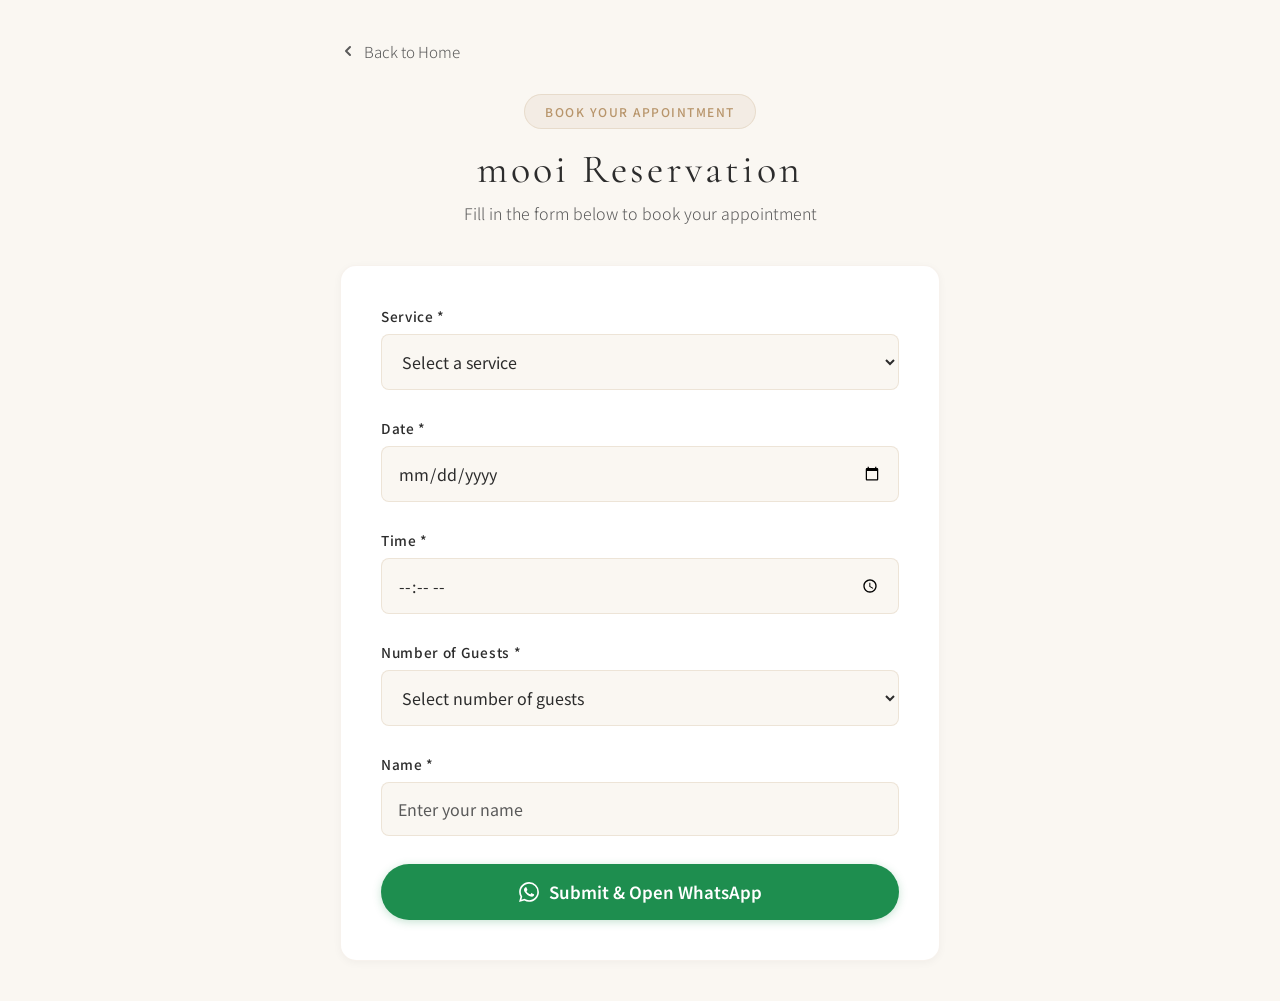
<file: booking.html>
<!DOCTYPE html>
<html lang="en">
<head>
  <meta charset="UTF-8">
  <meta name="viewport" content="width=device-width, initial-scale=1.0">
  <meta name="description" content="Book your appointment at mooi — Japanese beauty salon in Osaka">
  <title>Book Appointment — mooi</title>
  <link rel="preconnect" href="https://fonts.googleapis.com">
  <link rel="preconnect" href="https://fonts.gstatic.com" crossorigin>
  <link href="https://fonts.googleapis.com/css2?family=Cormorant+Garamond:ital,wght@0,400;0,500;0,600;1,400&family=Noto+Sans+JP:wght@300;400;500&family=Noto+Sans+SC:wght@300;400;500&family=Inter:wght@300;400;500;600&display=swap" rel="stylesheet">
  <style>
    * { margin: 0; padding: 0; box-sizing: border-box; }

    :root {
      --cream: #faf7f2;
      --cream-dark: #f0ebe3;
      --blush: #e8d5d0;
      --blush-deep: #d4b8b0;
      --charcoal: #2c2c2c;
      --charcoal-light: #5a5a5a;
      --gold: #b8956b;
      --gold-light: #d4b896;
      --white: #ffffff;
      --font-display: "Cormorant Garamond", "Noto Sans JP", serif;
      --font-body: "Noto Sans JP", "Noto Sans SC", "Inter", sans-serif;
    }

    body {
      font-family: var(--font-body);
      font-weight: 300;
      background: var(--cream);
      color: var(--charcoal);
      min-height: 100vh;
      padding: 40px 20px;
      -webkit-font-smoothing: antialiased;
    }

    .booking-container {
      max-width: 600px;
      margin: 0 auto;
      animation: fadeInUp 0.8s ease-out;
    }

    @keyframes fadeInUp {
      from { opacity: 0; transform: translateY(20px); }
      to   { opacity: 1; transform: translateY(0); }
    }

    .back-link {
      display: inline-flex;
      align-items: center;
      gap: 8px;
      color: var(--charcoal-light);
      text-decoration: none;
      font-size: 0.95rem;
      margin-bottom: 2rem;
      transition: color 0.3s;
    }

    .back-link:hover { color: var(--gold); }

    .booking-header {
      text-align: center;
      margin-bottom: 2.5rem;
    }

    .brand-badge {
      display: inline-flex;
      align-items: center;
      background: rgba(184,149,107,0.1);
      border: 1px solid rgba(184,149,107,0.2);
      border-radius: 50px;
      padding: 8px 20px;
      margin-bottom: 1rem;
      font-size: 0.75rem;
      color: var(--gold);
      font-weight: 500;
      letter-spacing: 1.5px;
      text-transform: uppercase;
    }

    .booking-title {
      font-family: var(--font-display);
      font-size: clamp(2rem, 5vw, 2.5rem);
      font-weight: 400;
      letter-spacing: 0.08em;
      color: var(--charcoal);
      margin-bottom: 0.5rem;
    }

    .booking-subtitle {
      font-size: 1rem;
      color: var(--charcoal-light);
      font-weight: 300;
    }

    .booking-card {
      background: var(--white);
      border: 1px solid rgba(184,149,107,0.12);
      border-radius: 16px;
      padding: 2.5rem;
      box-shadow: 0 2px 8px rgba(0,0,0,0.04);
    }

    .form-group {
      margin-bottom: 1.75rem;
    }

    .form-label {
      display: block;
      font-size: 0.85rem;
      font-weight: 500;
      color: var(--charcoal);
      margin-bottom: 0.5rem;
      letter-spacing: 0.05em;
    }

    .form-input,
    .form-select {
      width: 100%;
      padding: 14px 16px;
      border: 1px solid rgba(184,149,107,0.2);
      border-radius: 8px;
      font-size: 1rem;
      font-family: inherit;
      color: var(--charcoal);
      background: var(--cream);
      transition: all 0.3s;
    }

    .form-input:focus,
    .form-select:focus {
      outline: none;
      border-color: var(--gold);
      box-shadow: 0 0 0 3px rgba(184,149,107,0.1);
      background: var(--white);
    }

    .form-input::placeholder { color: var(--charcoal-light); }

    .form-error {
      color: #E74C3C;
      font-size: 0.85rem;
      margin-top: 0.5rem;
      display: none;
    }

    .form-group.error .form-error { display: block; }
    .form-group.error .form-input,
    .form-group.error .form-select { border-color: #E74C3C; }

    .submit-button {
      width: 100%;
      padding: 16px;
      background: #1E8E4F;
      color: #fff;
      border: none;
      border-radius: 50px;
      font-size: 1.05rem;
      font-weight: 600;
      font-family: inherit;
      cursor: pointer;
      transition: all 0.3s;
      margin-top: 0.5rem;
      display: flex;
      align-items: center;
      justify-content: center;
      gap: 10px;
      box-shadow: 0 2px 8px rgba(30,142,79,0.25);
    }

    .submit-button:hover {
      background: #20A05A;
      transform: translateY(-2px);
      box-shadow: 0 4px 16px rgba(30,142,79,0.35);
    }

    .submit-button:active { transform: translateY(0); }
    .submit-button:disabled { opacity: 0.6; cursor: not-allowed; transform: none; }

    .whatsapp-icon {
      width: 20px; height: 20px;
      display: inline-flex;
      align-items: center;
      justify-content: center;
    }

    .whatsapp-icon svg { width: 100%; height: 100%; fill: currentColor; }

    .success-message {
      display: none;
      background: rgba(39,174,96,0.1);
      border: 1px solid #27AE60;
      border-radius: 8px;
      padding: 1rem;
      margin-bottom: 1.5rem;
      color: #27AE60;
      font-size: 0.95rem;
      text-align: center;
    }

    .success-message.show {
      display: block;
      animation: fadeInUp 0.5s ease-out;
    }

    .additional-services {
      display: none;
      margin-top: 1.5rem;
      padding-top: 1.5rem;
      border-top: 1px dashed #ddd;
    }

    .additional-services.show {
      display: block;
      animation: fadeIn 0.3s ease-out;
    }

    @keyframes fadeIn {
      from { opacity: 0; }
      to   { opacity: 1; }
    }

    .guest-service-row {
      background: #f9f9f9;
      padding: 1rem;
      border-radius: 8px;
      margin-bottom: 0.75rem;
    }

    .guest-service-row:last-child { margin-bottom: 0; }

    .guest-label {
      font-size: 0.85rem;
      color: #666;
      margin-bottom: 0.5rem;
      font-weight: 500;
    }

    .guest-service-row .form-select { background: #fff; }

    .same-package-label {
      display: flex;
      align-items: center;
      gap: 8px;
      cursor: pointer;
      font-weight: 400;
      font-size: 0.9rem;
    }

    .same-package-label input[type="checkbox"] {
      width: auto;
      margin: 0;
    }

    @media (max-width: 768px) {
      body { padding: 20px 15px; }
      .booking-card { padding: 2rem 1.5rem; }
    }

    @media (max-width: 568px) {
      .booking-card { padding: 1.75rem 1.25rem; }
      .form-input, .form-select { padding: 12px 14px; font-size: 0.95rem; }
    }
  </style>
</head>
<body>
  <div class="booking-container">
    <a href="index.html" class="back-link">
      <svg width="16" height="16" viewBox="0 0 16 16" fill="none"><path d="M10 12L6 8L10 4" stroke="currentColor" stroke-width="2" stroke-linecap="round" stroke-linejoin="round"/></svg>
      Back to Home
    </a>

    <div class="booking-header">
      <div class="brand-badge">BOOK YOUR APPOINTMENT</div>
      <h1 class="booking-title">mooi Reservation</h1>
      <p class="booking-subtitle">Fill in the form below to book your appointment</p>
    </div>

    <div class="booking-card">
      <div class="success-message" id="successMessage">
        Your booking information has been prepared. You will be redirected to WhatsApp shortly...
      </div>

      <form id="bookingForm">
        <div class="form-group" id="serviceGroup">
          <label for="service" class="form-label">Service *</label>
          <select id="service" name="service" class="form-select" required>
            <option value="">Select a service</option>
            <optgroup label="Eyelash">
              <option value="Essential Lash">Essential Lash — ¥13,200</option>
              <option value="Signature Custom Lash">Signature Custom Lash — ¥19,800</option>
              <option value="Luxury Volume Lash">Luxury Volume Lash — ¥22,000</option>
              <option value="Black Tint Lash Lift">Black Tint Lash Lift — ¥15,400</option>
            </optgroup>
            <optgroup label="Facial">
              <option value="Relaxation Facial Ritual">Relaxation Facial Ritual — ¥16,500</option>
              <option value="Deep Pore Purifying Facial">Deep Pore Purifying Facial — ¥22,000</option>
              <option value="Japanese Skin Renewal Ritual">Japanese Skin Renewal Ritual — ¥27,500</option>
            </optgroup>
            <optgroup label="Nail">
              <option value="Essential Gel Nails (Off Included)">Essential Gel Nails (Off Included) — ¥16,500</option>
              <option value="Essential Gel Nails (No Removal)">Essential Gel Nails (No Removal) — ¥11,000</option>
              <option value="Signature Custom Nails (Off Included)">Signature Custom Nails (Off Included) — ¥26,400</option>
              <option value="Signature Custom Nails (No Removal)">Signature Custom Nails (No Removal) — ¥19,800</option>
            </optgroup>
            <optgroup label="Foot Care">
              <option value="Essential Foot Gel">Essential Foot Gel — ¥13,200</option>
              <option value="Signature Custom Foot">Signature Custom Foot — ¥17,600</option>
            </optgroup>
          </select>
          <div class="form-error">Please select a service</div>
        </div>

        <div class="form-group" id="dateGroup">
          <label for="date" class="form-label">Date *</label>
          <input type="date" id="date" name="date" class="form-input" required>
          <div class="form-error">Please select a date</div>
        </div>

        <div class="form-group" id="timeGroup">
          <label for="time" class="form-label">Time *</label>
          <input type="time" id="time" name="time" class="form-input" required>
          <div class="form-error">Please select a time</div>
        </div>

        <div class="form-group" id="guestsGroup">
          <label for="guests" class="form-label">Number of Guests *</label>
          <select id="guests" name="guests" class="form-select" required>
            <option value="">Select number of guests</option>
            <option value="1">1 Guest</option>
            <option value="2">2 Guests</option>
            <option value="3">3 Guests</option>
            <option value="4">4 Guests</option>
          </select>
          <div class="form-error">Please select number of guests</div>
        </div>

        <div class="form-group" id="nameGroup">
          <label for="name" class="form-label">Name *</label>
          <input type="text" id="name" name="name" class="form-input" placeholder="Enter your name" required>
          <div class="form-error">Please enter your name</div>
        </div>

        <div class="form-group" id="samePackageGroup" style="display: none;">
          <label class="same-package-label">
            <input type="checkbox" id="samePackage" name="samePackage" checked>
            <span>All guests choose the same package</span>
          </label>
        </div>

        <div class="additional-services" id="additionalServices">
          <h4 style="font-size: 1rem; color: #b8956b; margin-bottom: 1rem;">Additional Guests' Services (if different)</h4>
          <div id="additionalServicesContainer"></div>
        </div>

        <button type="submit" class="submit-button" id="submitButton">
          <span class="whatsapp-icon">
            <svg viewBox="0 0 24 24"><path d="M17.472 14.382c-.297-.149-1.758-.867-2.03-.967-.273-.099-.471-.148-.67.15-.197.297-.767.966-.94 1.164-.173.199-.347.223-.644.075-.297-.15-1.255-.463-2.39-1.475-.884-.788-1.48-1.761-1.653-2.059-.173-.297-.018-.458.13-.606.134-.133.298-.347.446-.52.149-.174.198-.298.298-.497.099-.198.05-.371-.025-.52-.075-.149-.669-1.612-.916-2.207-.242-.579-.487-.5-.669-.51-.173-.008-.371-.01-.57-.01-.198 0-.52.074-.792.372-.272.297-1.04 1.016-1.04 2.479 0 1.462 1.065 2.875 1.213 3.074.149.198 2.096 3.2 5.077 4.487.709.306 1.262.489 1.694.625.712.227 1.36.195 1.871.118.571-.085 1.758-.719 2.006-1.413.248-.694.248-1.289.173-1.413-.074-.124-.272-.198-.57-.347m-5.421 7.403h-.004a9.87 9.87 0 01-5.031-1.378l-.361-.214-3.741.982.998-3.648-.235-.374a9.86 9.86 0 01-1.51-5.26c.001-5.45 4.436-9.884 9.888-9.884 2.64 0 5.122 1.03 6.988 2.898a9.825 9.825 0 012.893 6.994c-.003 5.45-4.437 9.884-9.885 9.884m8.413-18.297A11.815 11.815 0 0012.05 0C5.495 0 .16 5.335.157 11.892c0 2.096.547 4.142 1.588 5.945L.057 24l6.305-1.654a11.882 11.882 0 005.683 1.448h.005c6.554 0 11.89-5.335 11.893-11.893a11.821 11.821 0 00-3.48-8.413Z"/></svg>
          </span>
          <span>Submit &amp; Open WhatsApp</span>
        </button>
      </form>
    </div>
  </div>

  <script>
    const WHATSAPP_NUMBER = '85290744644';

    var serviceInfo = {
      'Essential Lash': { price: 13200 },
      'Signature Custom Lash': { price: 19800 },
      'Luxury Volume Lash': { price: 22000 },
      'Black Tint Lash Lift': { price: 15400 },
      'Relaxation Facial Ritual': { price: 16500 },
      'Deep Pore Purifying Facial': { price: 22000 },
      'Japanese Skin Renewal Ritual': { price: 27500 },
      'Essential Gel Nails (Off Included)': { price: 16500 },
      'Essential Gel Nails (No Removal)': { price: 11000 },
      'Signature Custom Nails (Off Included)': { price: 26400 },
      'Signature Custom Nails (No Removal)': { price: 19800 },
      'Essential Foot Gel': { price: 13200 },
      'Signature Custom Foot': { price: 17600 }
    };

    var serviceOptionsHTML = document.getElementById('service').innerHTML;

    var dateInput = document.getElementById('date');
    var today = new Date().toISOString().split('T')[0];
    dateInput.setAttribute('min', today);

    // Pre-select service from URL parameter
    (function() {
      var params = new URLSearchParams(window.location.search);
      var svc = params.get('service');
      if (svc) {
        var sel = document.getElementById('service');
        for (var i = 0; i < sel.options.length; i++) {
          if (sel.options[i].value === svc) {
            sel.options[i].selected = true;
            break;
          }
        }
      }
    })();

    // Guests change → update additional services
    document.getElementById('guests').addEventListener('change', updateAdditionalServices);
    document.getElementById('samePackage').addEventListener('change', updateAdditionalServices);

    function updateAdditionalServices() {
      var guests = document.getElementById('guests').value;
      var additionalServices = document.getElementById('additionalServices');
      var container = document.getElementById('additionalServicesContainer');
      var samePackageGroup = document.getElementById('samePackageGroup');
      var samePackageCheckbox = document.getElementById('samePackage');

      if (!guests || guests === '1') {
        additionalServices.classList.remove('show');
        container.innerHTML = '';
        samePackageGroup.style.display = 'none';
        return;
      }

      samePackageGroup.style.display = 'block';

      if (samePackageCheckbox.checked) {
        additionalServices.classList.remove('show');
        container.innerHTML = '';
        return;
      }

      var additionalCount = parseInt(guests) - 1;
      var html = '';
      for (var i = 1; i <= additionalCount; i++) {
        html += '<div class="guest-service-row">' +
          '<div class="guest-label">Guest ' + (i + 1) + '</div>' +
          '<select name="guest' + i + 'Service" class="form-select">' +
          serviceOptionsHTML +
          '</select>' +
          '</div>';
      }
      container.innerHTML = html;
      additionalServices.classList.add('show');
    }

    function validateForm() {
      var isValid = true;
      document.querySelectorAll('.form-group').forEach(function(g) { g.classList.remove('error'); });

      if (!document.getElementById('name').value.trim()) {
        document.getElementById('nameGroup').classList.add('error');
        isValid = false;
      }
      if (!document.getElementById('date').value) {
        document.getElementById('dateGroup').classList.add('error');
        isValid = false;
      }
      if (!document.getElementById('time').value) {
        document.getElementById('timeGroup').classList.add('error');
        isValid = false;
      }
      if (!document.getElementById('guests').value) {
        document.getElementById('guestsGroup').classList.add('error');
        isValid = false;
      }
      if (!document.getElementById('service').value) {
        document.getElementById('serviceGroup').classList.add('error');
        isValid = false;
      }
      return isValid;
    }

    function formatDate(dateString) {
      var date = new Date(dateString + 'T00:00:00');
      return date.toLocaleDateString('en-US', { year: 'numeric', month: 'long', day: 'numeric' });
    }

    function formatTime(timeString) {
      var parts = timeString.split(':');
      var hour = parseInt(parts[0]);
      var ampm = hour >= 12 ? 'PM' : 'AM';
      var displayHour = hour % 12 || 12;
      return displayHour + ':' + parts[1] + ' ' + ampm;
    }

    function buildWhatsAppMessage(formData) {
      var name = formData.get('name');
      var date = formatDate(formData.get('date'));
      var time = formatTime(formData.get('time'));
      var guests = formData.get('guests');
      var mainService = formData.get('service');
      var mainInfo = serviceInfo[mainService] || { price: 0 };

      var message = 'Hello, I would like to make a reservation at mooi.\n\n';
      message += 'Name: ' + name + '\n';
      message += 'Date: ' + date + '\n';
      message += 'Time: ' + time + '\n';
      message += 'Number of Guests: ' + guests + '\n';
      message += 'Main Guest: ' + mainService + ' (¥' + mainInfo.price.toLocaleString() + ')\n';

      var guestCount = parseInt(guests);
      var samePackage = formData.get('samePackage') === 'on';

      if (samePackage) {
        message += 'All guests choose the same package\n';
      } else {
        for (var i = 1; i < guestCount; i++) {
          var gs = formData.get('guest' + i + 'Service');
          if (gs && gs.trim()) {
            var gInfo = serviceInfo[gs] || { price: 0 };
            message += 'Guest ' + (i + 1) + ': ' + gs + ' (¥' + gInfo.price.toLocaleString() + ')\n';
          }
        }
      }

      var total = mainInfo.price;
      if (samePackage) {
        total = mainInfo.price * guestCount;
      } else {
        for (var j = 1; j < guestCount; j++) {
          var gs2 = formData.get('guest' + j + 'Service');
          if (gs2 && gs2.trim()) {
            var gInfo2 = serviceInfo[gs2] || { price: 0 };
            total += gInfo2.price;
          }
        }
      }

      if (total > 0) {
        message += '\nTotal: ¥' + total.toLocaleString();
      }

      return encodeURIComponent(message);
    }

    document.getElementById('bookingForm').addEventListener('submit', function(e) {
      e.preventDefault();
      if (!validateForm()) return;

      var formData = new FormData(this);
      var message = buildWhatsAppMessage(formData);
      var whatsappUrl = 'https://wa.me/' + WHATSAPP_NUMBER + '?text=' + message;

      var successMessage = document.getElementById('successMessage');
      var submitButton = document.getElementById('submitButton');

      successMessage.classList.add('show');
      submitButton.disabled = true;
      submitButton.textContent = 'Redirecting...';

      setTimeout(function() {
        window.open(whatsappUrl, '_blank');
      }, 500);
    });

    document.querySelectorAll('.form-input, .form-select').forEach(function(input) {
      input.addEventListener('blur', function() {
        var group = this.closest('.form-group');
        if (this.hasAttribute('required') && !this.value.trim()) {
          group.classList.add('error');
        } else {
          group.classList.remove('error');
        }
      });
      input.addEventListener('input', function() {
        var group = this.closest('.form-group');
        if (group.classList.contains('error') && this.value.trim()) {
          group.classList.remove('error');
        }
      });
    });
  </script>
</body>
</html>
</file>
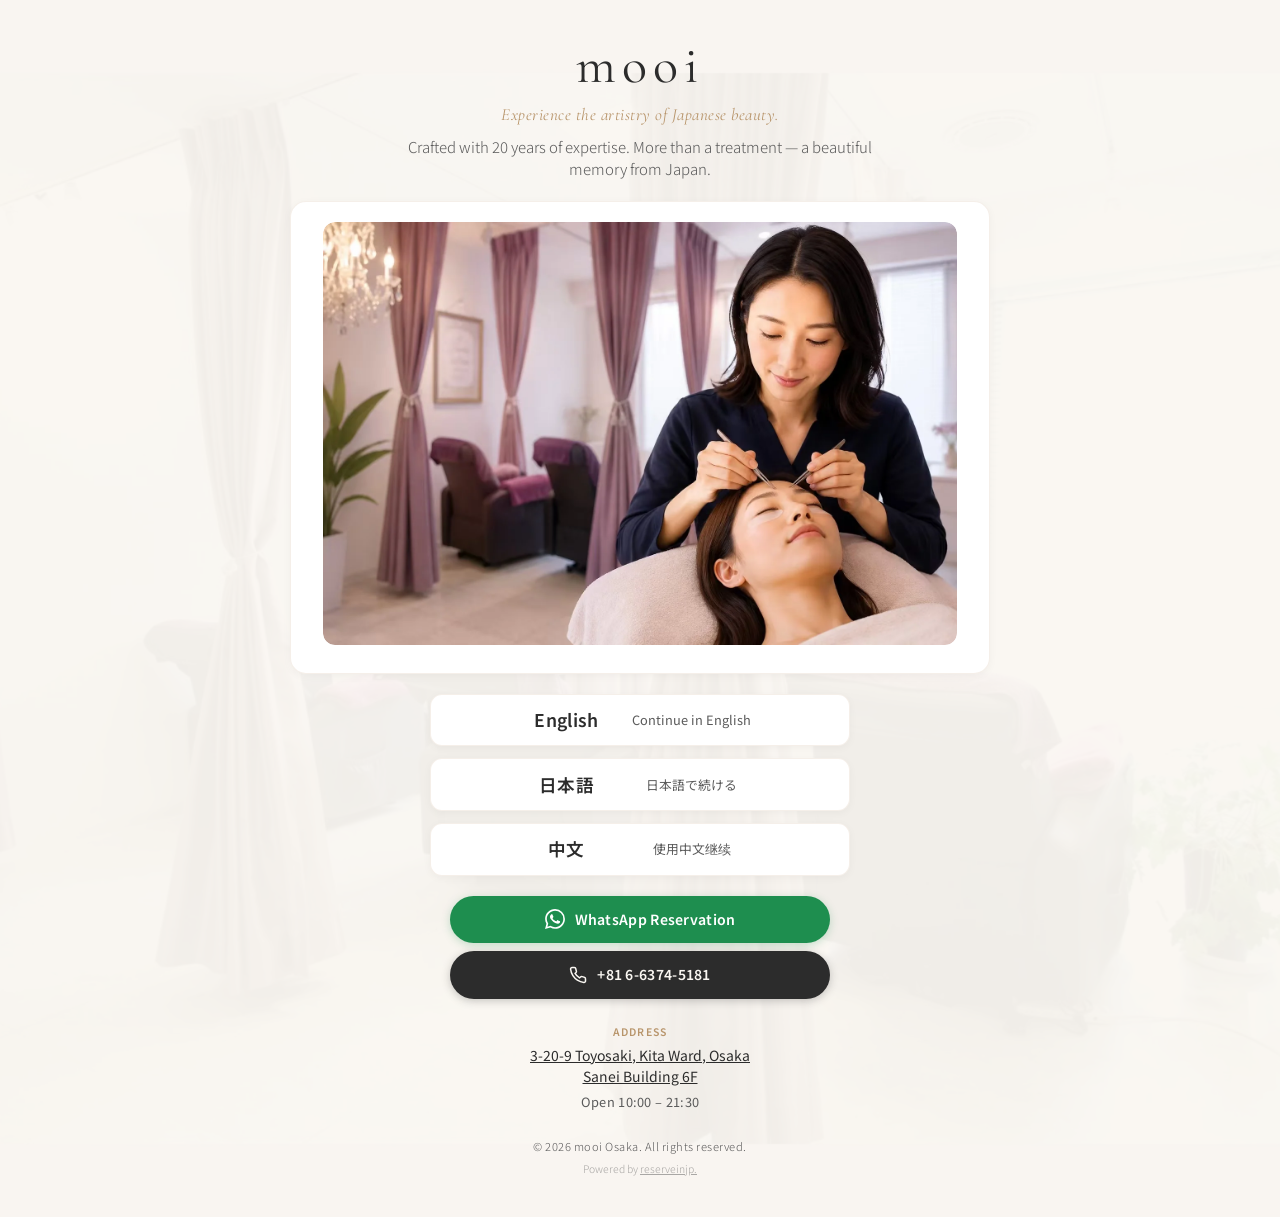
<file: landing.html>
<!DOCTYPE html>
<html lang="en">
<head>
  <meta charset="UTF-8">
  <meta name="viewport" content="width=device-width, initial-scale=1.0">
  <meta name="description" content="mooi — Japanese beauty salon in Osaka. Eyelash, facial, nail & foot care.">
  <title>mooi | Japanese Beauty Experience in Osaka</title>
  <link rel="preconnect" href="https://fonts.googleapis.com">
  <link rel="preconnect" href="https://fonts.gstatic.com" crossorigin>
  <link href="https://fonts.googleapis.com/css2?family=Cormorant+Garamond:ital,wght@0,400;0,500;0,600;1,400&family=Noto+Sans+JP:wght@300;400;500&family=Noto+Sans+SC:wght@300;400;500&family=Inter:wght@300;400;500;600&display=swap" rel="stylesheet">
  <link rel="stylesheet" href="styles.css">
</head>
<body>
  <main class="lang-landing">
    <div class="lang-landing-bg"></div>
    <div class="lang-landing-content">
      <!-- Brand Header -->
      <div class="lang-brand-header">
        <h1 class="lang-brand-name">mooi</h1>
        <p class="lang-brand-tagline">Experience the artistry of Japanese beauty.</p>
        <p class="lang-brand-sub">Crafted with 20 years of expertise. More than a treatment — a beautiful memory from Japan.</p>
      </div>

      <!-- Store Info (promo image above language cards) -->
      <div class="lang-store-info">
        <div class="lang-store-card">
          <div class="lang-store-image">
            <img src="assets/images/promo.webp" alt="mooi beauty salon Osaka" loading="lazy">
          </div>
        </div>
      </div>

      <!-- Language Cards -->
      <div class="lang-cards">
        <a href="en/index.html" class="lang-card" aria-label="Choose English">
          <span class="lang-card-name">English</span>
          <span class="lang-card-desc">Continue in English</span>
        </a>
        <a href="jp/index.html" class="lang-card" aria-label="日本語を選択">
          <span class="lang-card-name">日本語</span>
          <span class="lang-card-desc">日本語で続ける</span>
        </a>
        <a href="cn/index.html" class="lang-card" aria-label="选择中文">
          <span class="lang-card-name">中文</span>
          <span class="lang-card-desc">使用中文继续</span>
        </a>
      </div>

      <!-- Buttons -->
      <div class="lang-buttons">
        <a href="booking.html" class="lang-btn-whatsapp">
          <svg class="lang-whatsapp-icon" viewBox="0 0 24 24" xmlns="http://www.w3.org/2000/svg">
            <path d="M17.472 14.382c-.297-.149-1.758-.867-2.03-.967-.273-.099-.471-.148-.67.15-.197.297-.767.966-.94 1.164-.173.199-.347.223-.644.075-.297-.15-1.255-.463-2.39-1.475-.884-.788-1.48-1.761-1.653-2.059-.173-.297-.018-.458.13-.606.134-.133.298-.347.446-.52.149-.174.198-.298.298-.497.099-.198.05-.371-.025-.52-.075-.149-.669-1.612-.916-2.207-.242-.579-.487-.5-.669-.51-.173-.008-.371-.01-.57-.01-.198 0-.52.074-.792.372-.272.297-1.04 1.016-1.04 2.479 0 1.462 1.065 2.875 1.213 3.074.149.198 2.096 3.2 5.077 4.487.709.306 1.262.489 1.694.625.712.227 1.36.195 1.871.118.571-.085 1.758-.719 2.006-1.413.248-.694.248-1.289.173-1.413-.074-.124-.272-.198-.57-.347m-5.421 7.403h-.004a9.87 9.87 0 01-5.031-1.378l-.361-.214-3.741.982.998-3.648-.235-.374a9.86 9.86 0 01-1.51-5.26c.001-5.45 4.436-9.884 9.888-9.884 2.64 0 5.122 1.03 6.988 2.898a9.825 9.825 0 012.893 6.994c-.003 5.45-4.437 9.884-9.885 9.884m8.413-18.297A11.815 11.815 0 0012.05 0C5.495 0 .16 5.335.157 11.892c0 2.096.547 4.142 1.588 5.945L.057 24l6.305-1.654a11.882 11.882 0 005.683 1.448h.005c6.554 0 11.89-5.335 11.893-11.893a11.821 11.821 0 00-3.48-8.413Z"/>
          </svg>
          <span>WhatsApp Reservation</span>
        </a>
        <a href="tel:+81663745181" class="lang-btn-phone">
          <svg class="lang-phone-icon" viewBox="0 0 24 24" fill="none" stroke="currentColor" stroke-width="2">
            <path d="M22 16.92v3a2 2 0 01-2.18 2 19.79 19.79 0 01-8.63-3.07 19.5 19.5 0 01-6-6 19.79 19.79 0 01-3.07-8.67A2 2 0 014.11 2h3a2 2 0 012 1.72c.127.96.361 1.903.7 2.81a2 2 0 01-.45 2.11L8.09 9.91a16 16 0 006 6l1.27-1.27a2 2 0 012.11-.45c.907.339 1.85.573 2.81.7A2 2 0 0122 16.92z"/>
          </svg>
          <span>+81 6-6374-5181</span>
        </a>
      </div>

      <!-- Address -->
      <div class="lang-store-addr-section">
        <span class="lang-store-label">Address</span>
        <span class="lang-store-text"><a href="https://maps.app.goo.gl/2wzqg8pJHD53etgF6" target="_blank" rel="noopener">3-20-9 Toyosaki, Kita Ward, Osaka<br>Sanei Building 6F</a></span>
        <span class="lang-store-hours">Open 10:00 &ndash; 21:30</span>
      </div>

      <!-- Footer -->
      <div class="lang-footer">
        <p class="lang-footer-text">&copy; 2026 mooi Osaka. All rights reserved.</p>
        <p class="lang-footer-powered">Powered by <a href="https://reserveinjp.com/" target="_blank" rel="noopener">reserveinjp.</a></p>
      </div>
    </div>
  </main>
</body>
</html>
</file>
<file: styles.css>
/* ========================================
   mooi — Japanese Beauty Salon
   ======================================== */

:root {
  --cream: #faf7f2;
  --cream-dark: #f0ebe3;
  --blush: #e8d5d0;
  --blush-deep: #d4b8b0;
  --charcoal: #2c2c2c;
  --charcoal-light: #5a5a5a;
  --gold: #b8956b;
  --gold-light: #d4b896;
  --white: #ffffff;

  --font-display: "Cormorant Garamond", "Noto Sans JP", serif;
  --font-body: "Noto Sans JP", sans-serif;

  --space-xs: 0.5rem;
  --space-sm: 1rem;
  --space-md: 1.5rem;
  --space-lg: 2.5rem;
  --space-xl: 4rem;
  --space-2xl: 6rem;

  --radius: 2px;
  --transition: 0.3s ease;
  --header-h: 72px;
}

*,
*::before,
*::after {
  box-sizing: border-box;
  margin: 0;
  padding: 0;
}

html {
  scroll-behavior: smooth;
  scroll-padding-top: var(--header-h);
}

body {
  font-family: var(--font-body);
  font-weight: 300;
  font-size: 0.9375rem;
  line-height: 1.7;
  color: var(--charcoal);
  background: var(--cream);
  -webkit-font-smoothing: antialiased;
}

img {
  max-width: 100%;
  display: block;
}

a {
  color: inherit;
  text-decoration: none;
  transition: color var(--transition);
}

ul {
  list-style: none;
}

.container {
  width: min(1120px, 92vw);
  margin-inline: auto;
}

/* ---- Header ---- */

.header {
  position: fixed;
  top: 0;
  left: 0;
  right: 0;
  z-index: 100;
  height: var(--header-h);
  background: rgba(250, 247, 242, 0.92);
  backdrop-filter: blur(12px);
  border-bottom: 1px solid transparent;
  transition: border-color var(--transition), box-shadow var(--transition);
}

.header.scrolled {
  border-color: rgba(184, 149, 107, 0.15);
  box-shadow: 0 1px 20px rgba(44, 44, 44, 0.04);
}

.nav {
  display: flex;
  align-items: center;
  justify-content: space-between;
  height: 100%;
}

.logo {
  font-family: var(--font-display);
  font-size: 1.75rem;
  font-weight: 500;
  letter-spacing: 0.12em;
  color: var(--charcoal);
}

.nav-menu {
  display: flex;
  align-items: center;
  gap: 2rem;
}

.nav-links {
  display: flex;
  gap: 2rem;
}

.lang-switch {
  display: flex;
  align-items: center;
  gap: 0.5rem;
}

.lang-switch a {
  font-size: 0.6875rem;
  letter-spacing: 0.06em;
  color: var(--charcoal-light);
  padding: 0.25rem 0.5rem;
  border-radius: 1px;
  transition: all var(--transition);
}

.lang-switch a:hover {
  color: var(--gold);
}

.lang-switch a.active {
  color: var(--gold);
  background: rgba(184, 149, 107, 0.1);
}

html[lang="zh-CN"] {
  --font-body: "SimHei", "Noto Sans SC", "Noto Sans JP", sans-serif;
  --font-display: "Cormorant Garamond", "SimHei", "Noto Sans SC", serif;
}

html[lang="zh-CN"] .logo {
  font-family: "Cormorant Garamond", "Noto Sans JP", serif;
}

.nav-links a {
  font-size: 0.8125rem;
  letter-spacing: 0.08em;
  text-transform: uppercase;
  color: var(--charcoal-light);
  position: relative;
}

.nav-links a::after {
  content: "";
  position: absolute;
  bottom: -4px;
  left: 0;
  width: 0;
  height: 1px;
  background: var(--gold);
  transition: width var(--transition);
}

.nav-links a:hover {
  color: var(--charcoal);
}

.nav-links a:hover::after {
  width: 100%;
}

.nav-toggle {
  display: none;
  flex-direction: column;
  gap: 6px;
  background: none;
  border: none;
  cursor: pointer;
  padding: 4px;
}

.nav-toggle span {
  display: block;
  width: 24px;
  height: 1px;
  background: var(--charcoal);
  transition: transform var(--transition), opacity var(--transition);
}

.nav-toggle.active span:first-child {
  transform: translateY(3.5px) rotate(45deg);
}

.nav-toggle.active span:last-child {
  transform: translateY(-3.5px) rotate(-45deg);
}

/* ---- Hero Carousel ---- */

.hero {
  position: relative;
  min-height: 100vh;
  display: flex;
  align-items: center;
  justify-content: center;
  overflow: hidden;
}

.hero-carousel {
  position: absolute;
  inset: 0;
}

.hero-slide {
  position: absolute;
  inset: 0;
  background-size: cover;
  background-position: center;
  background-repeat: no-repeat;
  opacity: 0;
  transition: opacity 1.2s ease-in-out;
}

.hero-slide.active {
  opacity: 1;
}

.hero-slide::after {
  content: "";
  position: absolute;
  inset: 0;
  background:
    radial-gradient(ellipse at 70% 20%, rgba(232, 213, 208, 0.45) 0%, transparent 60%),
    radial-gradient(ellipse at 20% 80%, rgba(184, 149, 107, 0.1) 0%, transparent 50%),
    linear-gradient(180deg, rgba(250, 247, 242, 0.85) 0%, rgba(240, 235, 227, 0.75) 100%);
}

.hero-grid-overlay {
  position: absolute;
  inset: 0;
  z-index: 1;
  pointer-events: none;
  background-image:
    linear-gradient(rgba(184, 149, 107, 0.03) 1px, transparent 1px),
    linear-gradient(90deg, rgba(184, 149, 107, 0.03) 1px, transparent 1px);
  background-size: 60px 60px;
}

.hero-dots {
  position: absolute;
  bottom: 5rem;
  left: 50%;
  transform: translateX(-50%);
  display: flex;
  gap: 0.625rem;
  z-index: 2;
}

.hero-dot {
  width: 8px;
  height: 8px;
  border-radius: 50%;
  background: rgba(184, 149, 107, 0.35);
  border: none;
  cursor: pointer;
  transition: background 0.3s ease, transform 0.3s ease;
  padding: 0;
}

.hero-dot.active {
  background: var(--gold);
  transform: scale(1.3);
}

@keyframes heroZoom {
  0% { transform: scale(1); }
  100% { transform: scale(1.08); }
}

.hero-content {
  position: relative;
  text-align: center;
  padding: calc(var(--header-h) + var(--space-xl)) var(--space-sm) var(--space-xl);
}

.hero-tag {
  font-size: 0.75rem;
  letter-spacing: 0.25em;
  text-transform: uppercase;
  color: var(--gold);
  margin-bottom: var(--space-md);
}

.hero h1 {
  font-family: var(--font-display);
  font-size: clamp(2.5rem, 6vw, 4.25rem);
  font-weight: 400;
  line-height: 1.15;
  letter-spacing: 0.02em;
  margin-bottom: var(--space-md);
}

.hero-sub {
  font-size: clamp(0.875rem, 2vw, 1rem);
  color: var(--charcoal-light);
  max-width: 480px;
  margin: 0 auto var(--space-lg);
  line-height: 1.8;
}

.btn {
  display: inline-block;
  padding: 0.875rem 2.25rem;
  font-family: var(--font-body);
  font-size: 0.75rem;
  font-weight: 400;
  letter-spacing: 0.15em;
  text-transform: uppercase;
  border: 1px solid transparent;
  cursor: pointer;
  transition: all var(--transition);
}

.btn-primary {
  background: var(--charcoal);
  color: var(--cream);
  border-color: var(--charcoal);
}

.btn-primary:hover {
  background: transparent;
  color: var(--charcoal);
}

.btn-outline {
  background: transparent;
  color: var(--charcoal);
  border-color: var(--charcoal);
}

.btn-outline:hover {
  background: var(--charcoal);
  color: var(--cream);
}

/* Hero quick nav pills */
.hero-quick-nav {
  display: flex;
  flex-wrap: nowrap;
  justify-content: center;
  gap: 0.35rem;
  margin-top: var(--space-lg);
}

.hero-nav-pill {
  display: inline-block;
  padding: 0.4rem 0.75rem;
  font-family: var(--font-body);
  font-size: 0.7rem;
  font-weight: 400;
  letter-spacing: 0.04em;
  color: var(--charcoal);
  background: transparent;
  border: 1px solid rgba(0,0,0,0.12);
  border-radius: 999px;
  text-decoration: none;
  transition: all var(--transition);
  white-space: nowrap;
}

.hero-nav-pill:hover {
  background: var(--charcoal);
  color: var(--cream);
  border-color: var(--charcoal);
}

.hero-scroll {
  position: absolute;
  bottom: 2rem;
  left: 50%;
  transform: translateX(-50%);
  display: flex;
  flex-direction: column;
  align-items: center;
  gap: 0.75rem;
}

.hero-scroll span {
  font-size: 0.625rem;
  letter-spacing: 0.2em;
  text-transform: uppercase;
  color: var(--charcoal-light);
}

.scroll-line {
  width: 1px;
  height: 40px;
  background: linear-gradient(to bottom, var(--gold), transparent);
  animation: scrollPulse 2s ease-in-out infinite;
}

@keyframes scrollPulse {
  0%, 100% { opacity: 0.3; transform: scaleY(0.6); }
  50% { opacity: 1; transform: scaleY(1); }
}

/* ---- Sections ---- */

.section {
  padding: var(--space-2xl) 0;
}

.section-alt {
  background: var(--cream-dark);
}

.section-label {
  font-size: 0.75rem;
  letter-spacing: 0.2em;
  text-transform: uppercase;
  color: var(--gold);
  margin-bottom: var(--space-sm);
}

.section-header {
  text-align: center;
  margin-bottom: var(--space-xl);
}

.section-header h2 {
  font-family: var(--font-display);
  font-size: clamp(2rem, 4vw, 2.75rem);
  font-weight: 400;
  letter-spacing: 0.02em;
}

.section-sub {
  margin-top: var(--space-sm);
  color: var(--charcoal-light);
  font-style: italic;
  font-family: var(--font-display);
  font-size: 1.125rem;
}

/* ---- Intro ---- */

.intro-grid {
  display: grid;
  grid-template-columns: 1fr 1fr;
  gap: var(--space-xl);
  align-items: center;
}

.intro-text h2 {
  font-family: var(--font-display);
  font-size: clamp(1.75rem, 3vw, 2.25rem);
  font-weight: 400;
  line-height: 1.3;
  margin-bottom: var(--space-md);
}

.intro-text p {
  color: var(--charcoal-light);
  margin-bottom: var(--space-sm);
}

.intro-jp {
  font-size: 0.875rem;
  color: var(--charcoal-light);
  opacity: 0.85;
  padding-left: var(--space-sm);
  border-left: 2px solid var(--blush);
}

.intro-features {
  display: flex;
  flex-direction: column;
  gap: var(--space-md);
}

.feature {
  display: flex;
  align-items: baseline;
  gap: var(--space-md);
  padding: var(--space-md) var(--space-lg);
  background: var(--white);
  border-left: 3px solid var(--gold);
}

.feature-num {
  font-family: var(--font-display);
  font-size: 2.5rem;
  font-weight: 400;
  color: var(--gold);
  line-height: 1;
}

.feature-label {
  font-size: 0.8125rem;
  letter-spacing: 0.06em;
  color: var(--charcoal-light);
}

.intro-promo-image {
  width: 100%;
  border-radius: 12px;
  overflow: hidden;
}

.intro-promo-image img {
  width: 100%;
  height: auto;
  display: block;
  border-radius: 12px;
  transition: transform 0.6s ease;
}

.intro-promo-image img:hover {
  transform: scale(1.02);
}

/* ---- Environment Carousel ---- */

.env-carousel-section {
  padding: var(--space-2xl) 0;
  background: var(--cream-dark);
}

.env-carousel {
  position: relative;
  overflow: hidden;
  border: 1px solid rgba(184, 149, 107, 0.12);
}

.env-carousel-track {
  display: flex;
  transition: transform 0.6s ease;
}

.env-carousel-slide {
  min-width: 100%;
  aspect-ratio: 16 / 9;
  max-height: 520px;
}

.env-carousel-slide img {
  width: 100%;
  height: 100%;
  object-fit: cover;
}

.env-carousel-nav {
  display: flex;
  align-items: center;
  justify-content: center;
  gap: 1rem;
  margin-top: 1.25rem;
}

.env-carousel-btn {
  width: 40px;
  height: 40px;
  border-radius: 50%;
  border: 1px solid rgba(184, 149, 107, 0.3);
  background: var(--white);
  color: var(--charcoal);
  font-size: 1rem;
  cursor: pointer;
  display: flex;
  align-items: center;
  justify-content: center;
  transition: all 0.3s ease;
}

.env-carousel-btn:hover {
  background: var(--gold);
  color: var(--white);
  border-color: var(--gold);
}

.env-dots {
  display: flex;
  gap: 0.5rem;
}

.env-dot {
  width: 8px;
  height: 8px;
  border-radius: 50%;
  background: rgba(184, 149, 107, 0.3);
  border: none;
  cursor: pointer;
  padding: 0;
  transition: background 0.3s ease, transform 0.3s ease;
}

.env-dot.active {
  background: var(--gold);
  transform: scale(1.3);
}

/* ---- Service Cards ---- */

.service-grid {
  display: grid;
  grid-template-columns: repeat(3, 1fr);
  gap: var(--space-md);
}

.service-grid-2 {
  grid-template-columns: repeat(2, 1fr);
  max-width: 760px;
  margin-inline: auto;
}

.service-card {
  position: relative;
  background: var(--white);
  padding: var(--space-lg);
  border: 1px solid rgba(184, 149, 107, 0.12);
  transition: transform var(--transition), box-shadow var(--transition);
}

.service-card:hover {
  transform: translateY(-4px);
  box-shadow: 0 12px 40px rgba(44, 44, 44, 0.06);
}

.service-card.featured {
  border-color: var(--gold);
  background: linear-gradient(135deg, var(--white) 0%, rgba(232, 213, 208, 0.15) 100%);
}

.badge {
  position: absolute;
  top: -0.625rem;
  left: var(--space-md);
  background: var(--gold);
  color: var(--white);
  font-size: 0.625rem;
  letter-spacing: 0.1em;
  text-transform: uppercase;
  padding: 0.25rem 0.75rem;
}

.service-card-header {
  margin-bottom: var(--space-sm);
  padding-bottom: var(--space-sm);
  border-bottom: 1px solid rgba(184, 149, 107, 0.15);
}

.service-card-header h3 {
  font-family: var(--font-display);
  font-size: 1.375rem;
  font-weight: 500;
  margin-bottom: 0.375rem;
}

.price {
  font-family: var(--font-display);
  font-size: 1.25rem;
  color: var(--gold);
  letter-spacing: 0.02em;
}

.price-sub {
  font-family: var(--font-display);
  font-size: 0.9375rem;
  color: var(--charcoal-light);
  margin-top: 0.125rem;
}

.price-group .price {
  margin-bottom: 0;
}

.service-desc {
  font-size: 0.875rem;
  color: var(--charcoal-light);
  margin-bottom: var(--space-md);
  line-height: 1.65;
}

.includes {
  display: flex;
  flex-direction: column;
  gap: 0.5rem;
}

.includes li {
  font-size: 0.8125rem;
  color: var(--charcoal-light);
  padding-left: 1.25rem;
  position: relative;
}

.includes li::before {
  content: "—";
  position: absolute;
  left: 0;
  color: var(--blush-deep);
}

.includes li.gift {
  color: var(--gold);
  font-weight: 400;
}

.includes li.gift::before {
  content: "★";
  color: var(--gold);
}

.includes-inline {
  flex-direction: row;
  flex-wrap: wrap;
  gap: 0.5rem 1.5rem;
}

.subsection {
  margin-top: var(--space-xl);
}

.subsection-title {
  font-family: var(--font-display);
  font-size: 1.5rem;
  font-weight: 400;
  text-align: center;
  margin-bottom: var(--space-md);
  color: var(--charcoal-light);
}

.service-card-wide {
  max-width: 640px;
  margin-inline: auto;
}

/* ---- Visit ---- */

.visit {
  background: var(--charcoal);
  color: var(--cream);
}

.visit .section-label {
  color: var(--gold-light);
}

.visit h2 {
  font-family: var(--font-display);
  font-size: clamp(1.75rem, 3vw, 2.25rem);
  font-weight: 400;
  margin-bottom: var(--space-lg);
}

.visit-grid {
  display: grid;
  grid-template-columns: 1fr 1fr;
  gap: var(--space-xl);
  align-items: start;
  min-width: 0;
}

.visit-grid > * {
  min-width: 0;
}

.visit-details {
  display: flex;
  flex-direction: column;
  gap: var(--space-lg);
  margin-bottom: var(--space-lg);
}

.visit-item h4 {
  font-size: 0.6875rem;
  letter-spacing: 0.15em;
  text-transform: uppercase;
  color: var(--gold-light);
  margin-bottom: 0.5rem;
}

.visit-item p {
  font-size: 0.9375rem;
  line-height: 1.7;
  color: rgba(250, 247, 242, 0.85);
}

.visit-en {
  font-size: 0.8125rem !important;
  opacity: 0.6;
  margin-top: 0.375rem;
}

.visit-item a {
  color: var(--cream);
  border-bottom: 1px solid rgba(250, 247, 242, 0.3);
}

.visit-item a:hover {
  color: var(--gold-light);
  border-color: var(--gold-light);
}

.visit .btn-outline {
  color: var(--cream);
  border-color: rgba(250, 247, 242, 0.4);
}

.visit .btn-outline:hover {
  background: var(--cream);
  color: var(--charcoal);
  border-color: var(--cream);
}

.visit-map {
  aspect-ratio: 4 / 3;
  min-height: 320px;
  max-width: 100%;
  overflow: hidden;
  background: rgba(250, 247, 242, 0.05);
  border: 1px solid rgba(250, 247, 242, 0.1);
}

.visit-map iframe {
  width: 100%;
  height: 100%;
  filter: grayscale(30%) contrast(1.05);
}

/* ---- Footer ---- */

.footer {
  padding: var(--space-lg) 0;
  background: #1a1a1a;
  text-align: center;
}

.footer-inner {
  display: flex;
  flex-direction: column;
  align-items: center;
  gap: var(--space-xs);
}

.footer .logo {
  color: var(--cream);
  font-size: 1.5rem;
}

.footer-tagline {
  font-family: var(--font-display);
  font-style: italic;
  font-size: 0.9375rem;
  color: rgba(250, 247, 242, 0.5);
}

.footer-copy {
  font-size: 0.75rem;
  color: rgba(250, 247, 242, 0.3);
  margin-top: var(--space-sm);
}

.footer-powered {
  font-size: 0.7rem;
  color: rgba(250, 247, 242, 0.2);
  margin-top: 0.25rem;
}

.footer-powered a {
  color: rgba(250, 247, 242, 0.35);
  text-decoration: underline;
  transition: color 0.3s;
}

.footer-powered a:hover {
  color: rgba(250, 247, 242, 0.6);
}

/* ---- Responsive ---- */

@media (max-width: 900px) {
  .service-grid {
    grid-template-columns: 1fr;
    max-width: 480px;
    margin-inline: auto;
  }

  .service-grid-2 {
    grid-template-columns: 1fr;
  }

  .intro-grid,
  .visit-grid {
    grid-template-columns: 1fr;
  }

  .visit-map {
    order: -1;
    min-height: 240px;
    max-width: 100%;
    width: 100%;
  }

  .visit-map iframe {
    width: 100%;
    height: 100%;
  }

  .env-carousel-slide {
    aspect-ratio: 4 / 3;
    max-height: 360px;
  }
}

@media (max-width: 640px) {
  :root {
    --space-2xl: 4rem;
  }

  .hero-scroll {
    display: none;
  }

  .hero-dots {
    bottom: 3.5rem;
  }

  .nav-toggle {
    display: flex;
  }

  .nav-menu {
    position: fixed;
    top: var(--header-h);
    left: 0;
    right: 0;
    flex-direction: column;
    background: rgba(250, 247, 242, 0.98);
    backdrop-filter: blur(12px);
    padding: var(--space-lg) 0;
    gap: var(--space-md);
    transform: translateY(-120%);
    opacity: 0;
    transition: transform var(--transition), opacity var(--transition);
    border-bottom: 1px solid rgba(184, 149, 107, 0.15);
  }

  .nav-menu.open {
    transform: translateY(0);
    opacity: 1;
  }

  .nav-links {
    flex-direction: column;
    align-items: center;
    gap: var(--space-md);
  }

  .nav-menu .lang-switch {
    flex-direction: row;
    justify-content: center;
    gap: 0.5rem;
    padding-top: var(--space-sm);
    border-top: 1px solid rgba(184,149,107,0.1);
    margin-top: 0.25rem;
  }

  .nav-menu .lang-switch a {
    font-size: 0.75rem;
    padding: 0.35rem 0.6rem;
  }

  .intro-features {
    width: 100%;
  }

  .env-carousel-slide {
    aspect-ratio: 3 / 4;
    max-height: 320px;
  }

  .env-carousel-btn {
    width: 34px;
    height: 34px;
  }

  .whatsapp-btn {
    bottom: 6.5rem;
    right: 1rem;
    width: 46px;
    height: 46px;
  }

  .back-to-top {
    bottom: 1rem;
    right: 1rem;
    width: 38px;
    height: 38px;
  }

  .service-card {
    padding: var(--space-md);
  }
}

/* ---- Language Landing ---- */

.lang-landing {
  position: relative;
  min-height: 100vh;
  display: flex;
  align-items: flex-start;
  justify-content: center;
  padding: 36px 20px 40px;
  background: var(--cream);
}

.lang-landing-bg {
  position: absolute;
  inset: 0;
  background: url(assets/images/interior-salon-01.webp) center/cover no-repeat;
  opacity: 0.04;
  z-index: 0;
}

.lang-landing-content {
  position: relative;
  z-index: 1;
  width: 100%;
  max-width: 900px;
  display: flex;
  flex-direction: column;
  align-items: center;
  gap: 1.25rem;
  animation: langFadeInUp 0.8s ease-out;
}

@keyframes langFadeInUp {
  from { opacity: 0; transform: translateY(20px); }
  to   { opacity: 1; transform: translateY(0); }
}

/* Brand Header */
.lang-brand-header {
  text-align: center;
  width: 100%;
  animation: langFadeInUp 0.8s ease-out 0.2s both;
}

.lang-brand-badge {
  display: inline-flex;
  align-items: center;
  background: rgba(184, 149, 107, 0.1);
  border: 1px solid rgba(184, 149, 107, 0.2);
  border-radius: 50px;
  padding: 8px 20px;
  margin-bottom: 1.5rem;
  font-size: 0.75rem;
  color: var(--gold);
  font-weight: 500;
  letter-spacing: 1.5px;
  text-transform: uppercase;
}

.lang-brand-name {
  font-family: var(--font-display);
  font-size: clamp(2.25rem, 5.5vw, 3.25rem);
  font-weight: 400;
  letter-spacing: 0.12em;
  color: var(--charcoal);
  margin-bottom: 0.35rem;
  line-height: 1.15;
}

.lang-brand-tagline {
  font-family: var(--font-display);
  font-style: italic;
  font-size: clamp(0.875rem, 2vw, 1.0625rem);
  font-weight: 400;
  color: var(--gold);
  letter-spacing: 0.5px;
  margin-bottom: 0.35rem;
}

.lang-brand-sub {
  font-size: clamp(0.8125rem, 1.5vw, 0.9375rem);
  font-weight: 300;
  color: var(--charcoal-light);
  line-height: 1.5;
  max-width: 520px;
  margin-left: auto;
  margin-right: auto;
}

/* Language Cards */
.lang-cards {
  display: grid;
  grid-template-columns: 1fr;
  gap: 0.75rem;
  width: 100%;
  max-width: 420px;
  animation: langFadeInUp 0.8s ease-out 0.4s both;
}

.lang-card {
  background: var(--white);
  border: 1px solid rgba(184, 149, 107, 0.15);
  border-radius: 12px;
  padding: 0.65rem 1rem;
  text-decoration: none;
  color: var(--charcoal);
  transition: all 0.3s ease;
  cursor: pointer;
  display: flex;
  flex-direction: row;
  align-items: center;
  justify-content: center;
  gap: 0.4rem;
  box-shadow: 0 2px 8px rgba(0,0,0,0.04);
}

.lang-card:hover {
  transform: translateY(-3px);
  border-color: var(--gold);
  box-shadow: 0 8px 24px rgba(0,0,0,0.08);
}

.lang-card:active {
  transform: translateY(-1px);
}

.lang-card-name {
  font-size: 1.1rem;
  font-weight: 600;
  letter-spacing: 0.3px;
  color: var(--charcoal);
  width: 5.5em;
  flex-shrink: 0;
  text-align: center;
}

.lang-card-desc {
  font-size: 0.8rem;
  font-weight: 400;
  color: var(--charcoal-light);
  width: 11em;
  flex-shrink: 0;
  white-space: nowrap;
  text-align: center;
}

/* Buttons */
.lang-buttons {
  width: 100%;
  max-width: 700px;
  display: flex;
  flex-direction: column;
  align-items: center;
  gap: 0.5rem;
  animation: langFadeInUp 0.8s ease-out 0.6s both;
}

.lang-btn-whatsapp,
.lang-btn-phone {
  display: inline-flex;
  align-items: center;
  justify-content: center;
  gap: 10px;
  padding: 12px 32px;
  border-radius: 50px;
  text-decoration: none;
  font-size: 0.875rem;
  font-weight: 600;
  transition: all 0.3s ease;
  white-space: nowrap;
  letter-spacing: 0.3px;
  width: 100%;
  max-width: 380px;
}

.lang-btn-whatsapp {
  background: #1E8E4F;
  color: #fff;
  box-shadow: 0 2px 8px rgba(30,142,79,0.25);
}

.lang-btn-whatsapp:hover {
  transform: translateY(-2px);
  box-shadow: 0 4px 16px rgba(30,142,79,0.35);
  background: #20A05A;
}

.lang-whatsapp-icon {
  width: 20px;
  height: 20px;
  fill: currentColor;
  flex-shrink: 0;
}

.lang-btn-phone {
  background: var(--charcoal);
  color: var(--cream);
  box-shadow: 0 2px 8px rgba(44,44,44,0.25);
}

.lang-btn-phone:hover {
  transform: translateY(-2px);
  box-shadow: 0 4px 16px rgba(44,44,44,0.35);
  background: #3a3a3a;
}

.lang-phone-icon {
  width: 18px;
  height: 18px;
  flex-shrink: 0;
}

/* Store Info Card */
.lang-store-info {
  width: 100%;
  max-width: 700px;
  animation: langFadeInUp 0.8s ease-out 0.8s both;
}

.lang-store-card {
  background: var(--white);
  border: 1px solid rgba(184, 149, 107, 0.15);
  border-radius: 16px;
  padding: 1.25rem 2rem;
  box-shadow: 0 2px 8px rgba(0,0,0,0.04);
  transition: all 0.3s ease;
}

.lang-store-card:hover {
  transform: translateY(-2px);
  box-shadow: 0 8px 24px rgba(0,0,0,0.08);
  border-color: var(--gold);
}

.lang-store-image {
  width: 100%;
  border-radius: 12px;
  overflow: hidden;
  margin-bottom: 0.5rem;
}

.lang-store-image img {
  width: 100%;
  height: auto;
  display: block;
  border-radius: 12px;
  transition: transform 0.6s ease;
}

.lang-store-card:hover .lang-store-image img {
  transform: scale(1.02);
}

.lang-store-addr-section {
  display: flex;
  flex-direction: column;
  gap: 0.25rem;
  text-align: center;
  padding-top: 0.25rem;
  animation: langFadeInUp 0.8s ease-out 1s both;
}

.lang-store-label {
  font-size: 0.65rem;
  font-weight: 600;
  color: var(--gold);
  letter-spacing: 1.2px;
  text-transform: uppercase;
  margin-bottom: 0;
}

.lang-store-text {
  font-size: 0.875rem;
  color: var(--charcoal);
  font-weight: 400;
  line-height: 1.5;
}

.lang-store-hours {
  font-size: 0.8rem;
  color: var(--charcoal-light);
  font-weight: 400;
  letter-spacing: 0.3px;
}

.lang-store-text a {
  color: var(--charcoal);
  text-decoration: underline;
  transition: color 0.3s;
}

.lang-store-text a:hover {
  color: var(--gold);
}

/* Footer */
.lang-footer {
  width: 100%;
  max-width: 700px;
  text-align: center;
  padding-top: 0.25rem;
  animation: langFadeInUp 0.8s ease-out 1s both;
}

.lang-footer-text {
  font-size: 0.7rem;
  color: var(--charcoal-light);
  font-weight: 300;
  letter-spacing: 0.5px;
}

.lang-footer-powered {
  font-size: 0.65rem;
  color: var(--charcoal-light);
  opacity: 0.5;
  margin-top: 0.25rem;
}

.lang-footer-powered a {
  color: var(--charcoal-light);
  text-decoration: underline;
  transition: color 0.3s;
}

.lang-footer-powered a:hover {
  color: var(--gold);
}

/* ---- Booking Button (Service Cards) ---- */

.btn-booking {
  display: inline-flex;
  align-items: center;
  justify-content: center;
  gap: 8px;
  width: 100%;
  padding: 12px 20px;
  margin-top: var(--space-md);
  background: #1E8E4F;
  color: #fff;
  border: none;
  border-radius: 50px;
  font-family: var(--font-body);
  font-size: 0.8125rem;
  font-weight: 500;
  letter-spacing: 0.05em;
  cursor: pointer;
  text-decoration: none;
  transition: all 0.3s ease;
  box-shadow: 0 2px 8px rgba(30,142,79,0.2);
}

.btn-booking:hover {
  background: #20A05A;
  transform: translateY(-2px);
  box-shadow: 0 4px 16px rgba(30,142,79,0.3);
}

.btn-booking svg {
  width: 18px;
  height: 18px;
  fill: currentColor;
  flex-shrink: 0;
}

/* ---- Language Landing Responsive ---- */

@media (max-width: 768px) {
  .lang-landing {
    padding: 28px 20px 36px;
  }

  .lang-landing-content {
    gap: 1rem;
  }

  .lang-cards {
    grid-template-columns: 1fr;
    gap: 0.75rem;
    max-width: 380px;
  }

  .lang-card {
    padding: 0.6rem 1rem;
  }

  .lang-store-card {
    padding: 1rem 1.25rem;
  }

  .lang-btn-whatsapp,
  .lang-btn-phone {
    max-width: 100%;
  }
}

@media (max-width: 568px) {
  .lang-landing {
    padding: 20px 15px 32px;
  }

  .lang-landing-content {
    gap: 0.75rem;
  }

  .lang-brand-sub {
    font-size: 0.75rem;
    padding: 0 10px;
  }

  .lang-card {
    padding: 0.6rem 1rem;
  }

  .lang-card-name {
    font-size: 0.95rem;
    width: 5em;
  }

  .lang-card-desc {
    font-size: 0.7rem;
    width: 9em;
  }

  .lang-store-card {
    padding: 1rem 1rem;
  }

  .lang-store-text {
    font-size: 0.8rem;
  }

  .lang-store-hours {
    font-size: 0.7rem;
  }

  .lang-btn-whatsapp,
  .lang-btn-phone {
    padding: 14px 28px;
    font-size: 0.95rem;
  }
}

/* Touch device optimization */
@media (hover: none) and (pointer: coarse) {
  .lang-card:hover {
    transform: none;
  }

  .lang-card:active {
    transform: scale(0.98);
    border-color: var(--gold);
  }

  .lang-btn-whatsapp:hover,
  .lang-btn-phone:hover {
    transform: none;
  }

  .lang-btn-whatsapp:active,
  .lang-btn-phone:active {
    transform: scale(0.97);
  }
}

/* ---- WhatsApp Button ---- */

.whatsapp-btn {
  position: fixed;
  bottom: 5.5rem;
  right: 2rem;
  z-index: 99;
  width: 52px;
  height: 52px;
  border-radius: 50%;
  background: #25D366;
  color: #fff;
  border: none;
  cursor: pointer;
  display: flex;
  align-items: center;
  justify-content: center;
  box-shadow: 0 4px 16px rgba(37, 211, 102, 0.35);
  transition: transform 0.3s ease, box-shadow 0.3s ease;
  text-decoration: none;
}

.whatsapp-btn:hover {
  transform: scale(1.1);
  box-shadow: 0 6px 24px rgba(37, 211, 102, 0.5);
}

.whatsapp-btn svg {
  width: 26px;
  height: 26px;
  fill: currentColor;
}

/* ---- Back to Top ---- */

.back-to-top {
  position: fixed;
  bottom: 2rem;
  right: 2rem;
  z-index: 99;
  width: 44px;
  height: 44px;
  border-radius: 50%;
  background: var(--charcoal);
  color: var(--cream);
  border: 1px solid rgba(250, 247, 242, 0.2);
  font-size: 1.125rem;
  cursor: pointer;
  display: flex;
  align-items: center;
  justify-content: center;
  opacity: 0;
  transform: translateY(12px);
  transition: opacity 0.3s ease, transform 0.3s ease, background 0.3s ease;
  pointer-events: none;
}

.back-to-top.visible {
  opacity: 1;
  transform: translateY(0);
  pointer-events: auto;
}

.back-to-top:hover {
  background: var(--gold);
  border-color: var(--gold);
}
</file>
